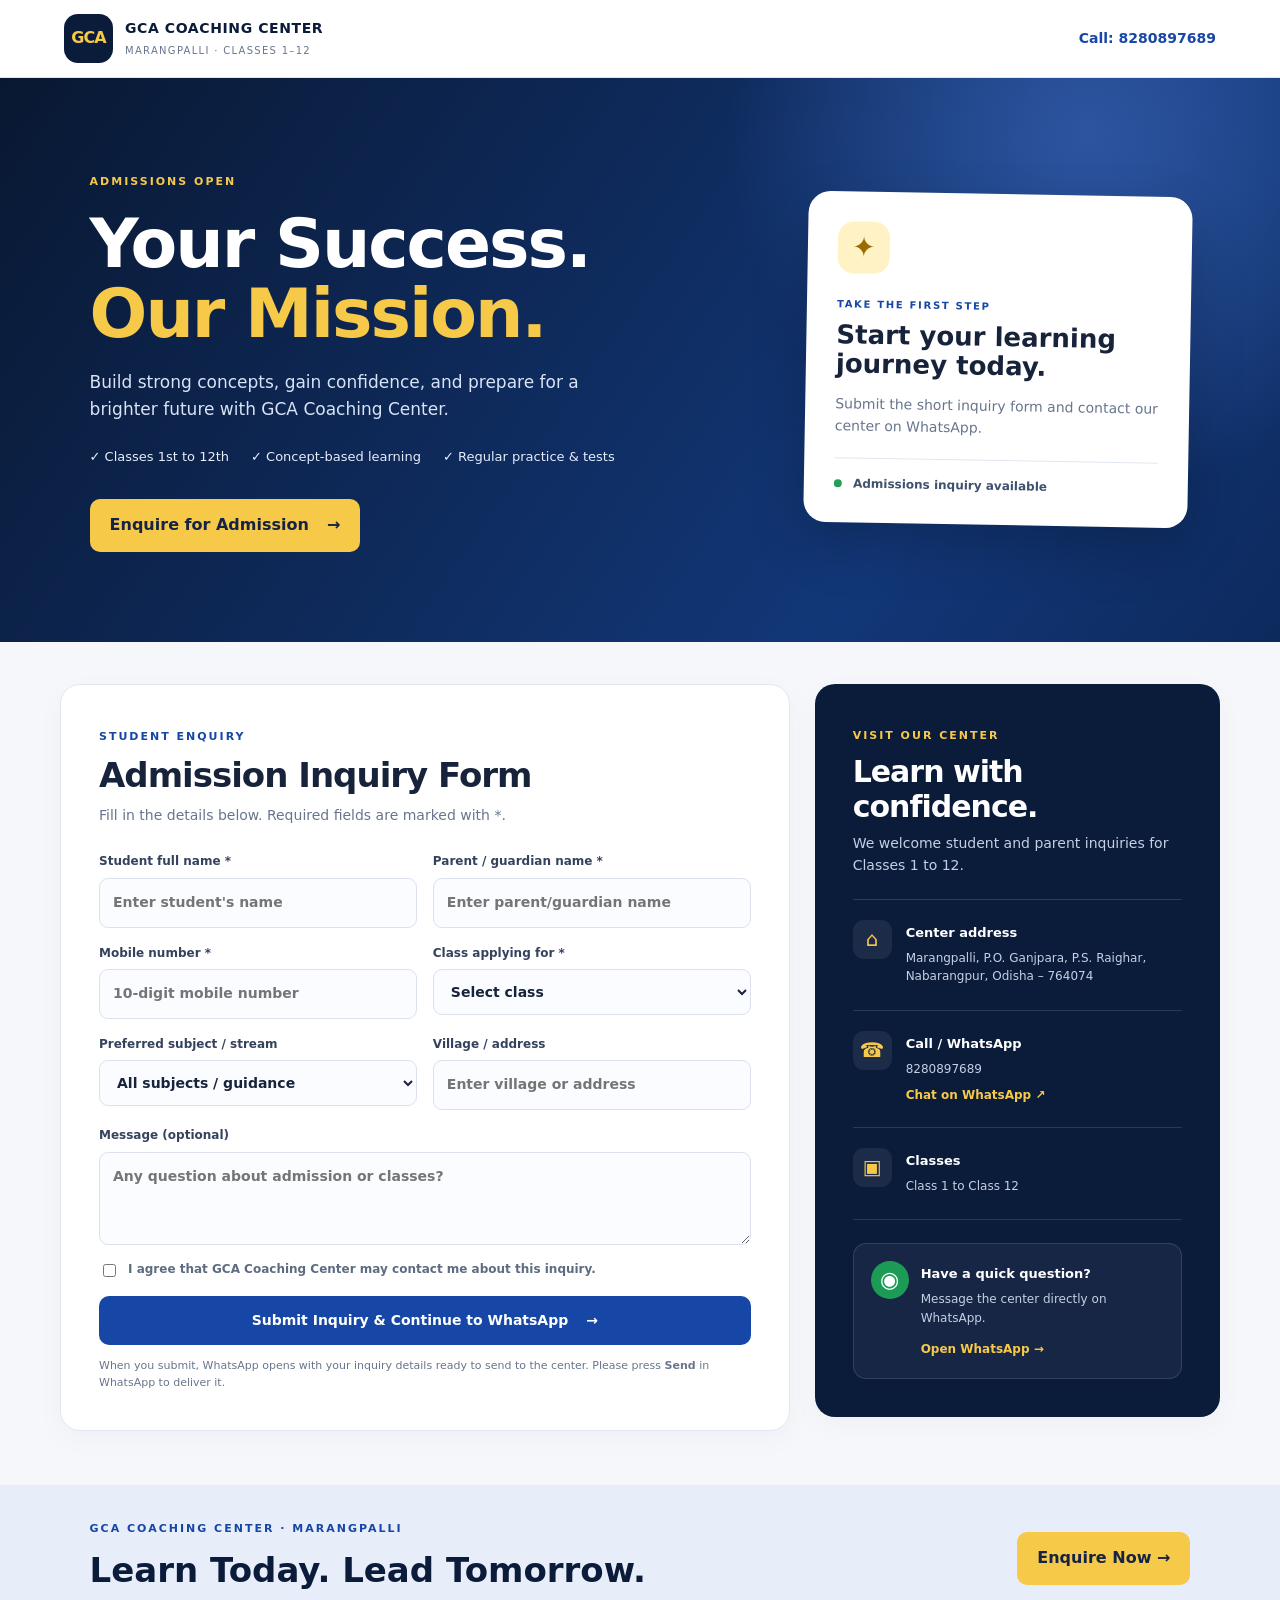
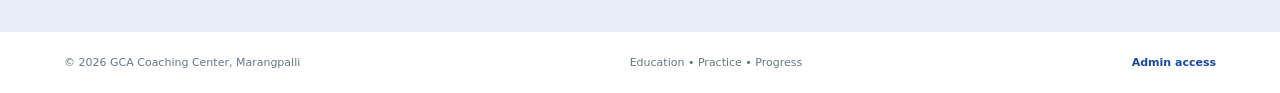
<file: index.html>
<!DOCTYPE html>
<html lang="en">
<head>
  <meta charset="UTF-8">
  <meta name="viewport" content="width=device-width, initial-scale=1.0">
  <meta name="description" content="Admission inquiry for GCA Coaching Center, Marangpalli. Classes 1 to 12.">
  <title>Admission Inquiry | GCA Coaching Center</title>
  <link rel="stylesheet" href="style.css">
</head>
<body>
  <header class="topbar">
    <a class="brand" href="#home" aria-label="GCA Coaching Center home">
      <span class="brand-mark">GCA</span>
      <span><strong>GCA COACHING CENTER</strong><small>MARANGPALLI · CLASSES 1–12</small></span>
    </a>
    <a class="call-link" href="tel:8280897689">Call: 8280897689</a>
  </header>

  <main id="home">
    <section class="hero">
      <div class="hero-content">
        <span class="eyebrow">ADMISSIONS OPEN</span>
        <h1>Your Success.<br><em>Our Mission.</em></h1>
        <p>Build strong concepts, gain confidence, and prepare for a brighter future with GCA Coaching Center.</p>
        <div class="hero-points">
          <span>✓ Classes 1st to 12th</span>
          <span>✓ Concept-based learning</span>
          <span>✓ Regular practice & tests</span>
        </div>
        <a class="button button-light" href="#inquiry">Enquire for Admission <span>→</span></a>
      </div>
      <div class="hero-card">
        <div class="book-icon">✦</div>
        <p class="card-kicker">TAKE THE FIRST STEP</p>
        <h2>Start your learning journey today.</h2>
        <p>Submit the short inquiry form and contact our center on WhatsApp.</p>
        <div class="card-bottom"><span class="pulse"></span> Admissions inquiry available</div>
      </div>
    </section>

    <section class="content-grid">
      <section class="form-panel" id="inquiry">
        <div class="section-heading">
          <span class="eyebrow blue">STUDENT ENQUIRY</span>
          <h2>Admission Inquiry Form</h2>
          <p>Fill in the details below. Required fields are marked with *.</p>
        </div>
        <form id="inquiryForm">
          <div class="field-row">
            <label>Student full name *<input name="studentName" required maxlength="100" placeholder="Enter student's name"></label>
            <label>Parent / guardian name *<input name="parentName" required maxlength="100" placeholder="Enter parent/guardian name"></label>
          </div>
          <div class="field-row">
            <label>Mobile number *<input name="mobile" type="tel" inputmode="numeric" pattern="[6-9][0-9]{9}" maxlength="10" required placeholder="10-digit mobile number"></label>
            <label>Class applying for *
              <select name="className" required>
                <option value="">Select class</option>
                <option>Class 1</option><option>Class 2</option><option>Class 3</option><option>Class 4</option>
                <option>Class 5</option><option>Class 6</option><option>Class 7</option><option>Class 8</option>
                <option>Class 9</option><option>Class 10</option><option>Class 11</option><option>Class 12</option>
              </select>
            </label>
          </div>
          <div class="field-row">
            <label>Preferred subject / stream
              <select name="subject">
                <option value="All subjects / guidance">All subjects / guidance</option>
                <option>Mathematics</option><option>Science</option><option>English</option><option>Odia</option>
                <option>Social Science</option><option>Class 11–12 Science</option><option>Other</option>
              </select>
            </label>
            <label>Village / address<input name="address" maxlength="200" placeholder="Enter village or address"></label>
          </div>
          <label>Message (optional)<textarea name="message" rows="3" maxlength="500" placeholder="Any question about admission or classes?"></textarea></label>
          <label class="consent"><input type="checkbox" required> I agree that GCA Coaching Center may contact me about this inquiry.</label>
          <button class="button button-primary submit-button" type="submit">Submit Inquiry & Continue to WhatsApp <span>→</span></button>
          <p class="form-note">When you submit, WhatsApp opens with your inquiry details ready to send to the center. Please press <strong>Send</strong> in WhatsApp to deliver it.</p>
          <div id="formStatus" class="status" role="status" aria-live="polite"></div>
        </form>
      </section>

      <aside class="info-panel">
        <div class="info-top">
          <span class="eyebrow">VISIT OUR CENTER</span>
          <h2>Learn with confidence.</h2>
          <p>We welcome student and parent inquiries for Classes 1 to 12.</p>
        </div>
        <div class="info-item"><span class="info-icon">⌂</span><div><strong>Center address</strong><p>Marangpalli, P.O. Ganjpara, P.S. Raighar, Nabarangpur, Odisha – 764074</p></div></div>
        <div class="info-item"><span class="info-icon">☎</span><div><strong>Call / WhatsApp</strong><p>8280897689</p><a href="https://wa.me/918280897689" target="_blank" rel="noopener">Chat on WhatsApp ↗</a></div></div>
        <div class="info-item"><span class="info-icon">▣</span><div><strong>Classes</strong><p>Class 1 to Class 12</p></div></div>
        <div class="whatsapp-box">
          <div class="wa-logo">◉</div>
          <div><strong>Have a quick question?</strong><p>Message the center directly on WhatsApp.</p><a href="https://wa.me/918280897689?text=Namaste%20GCA%20Coaching%20Center%2C%20I%20want%20to%20ask%20about%20admission." target="_blank" rel="noopener">Open WhatsApp →</a></div>
        </div>
      </aside>
    </section>
    <section class="bottom-cta"><div><span class="eyebrow">GCA COACHING CENTER · MARANGPALLI</span><h2>Learn Today. Lead Tomorrow.</h2></div><a class="button button-light" href="#inquiry">Enquire Now →</a></section>
  </main>

  <footer><span>© <span id="year"></span> GCA Coaching Center, Marangpalli</span><span>Education • Practice • Progress</span><a href="admin.html">Admin access</a></footer>
  <script src="script.js"></script>
</body>
</html>
</file>
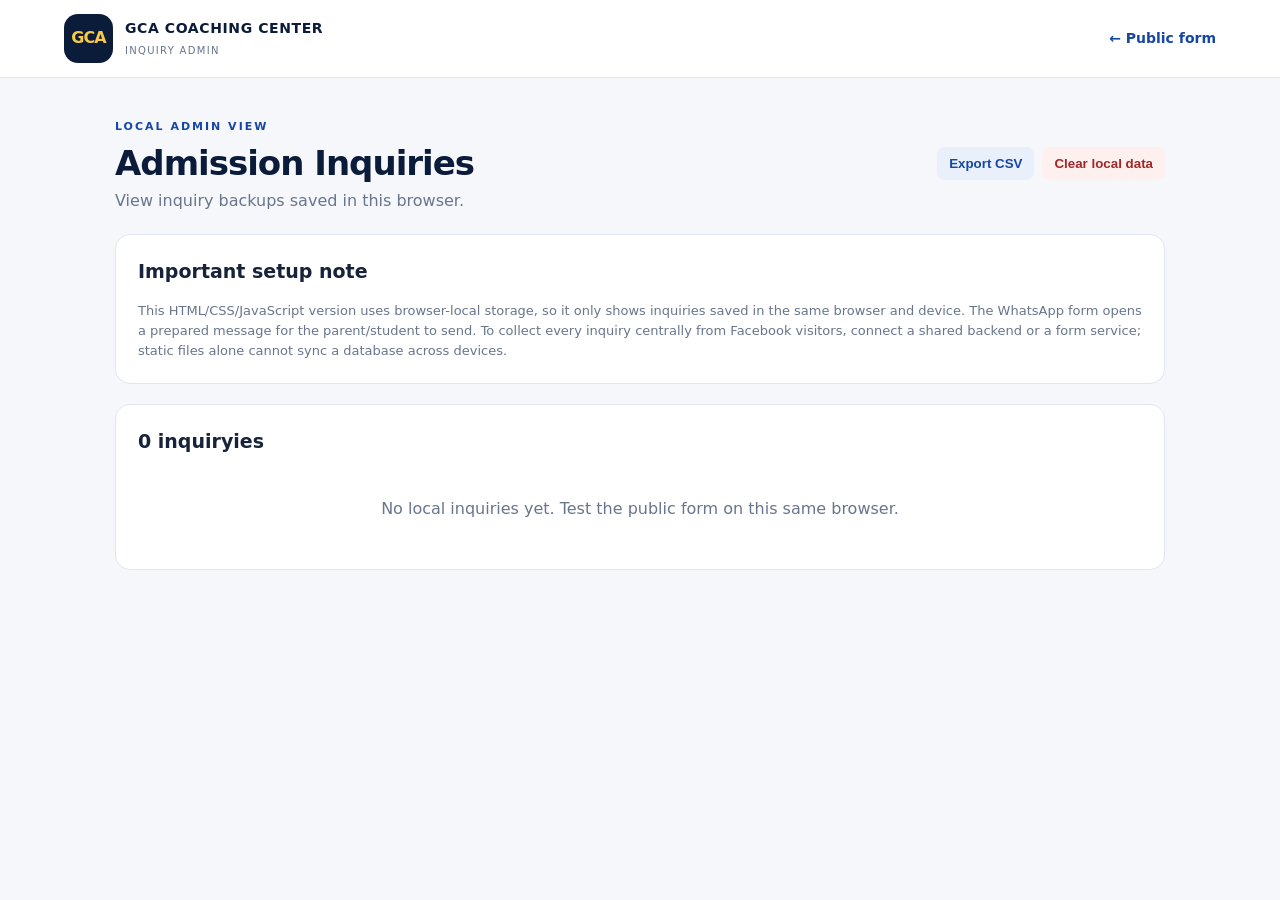
<file: admin.html>
<!DOCTYPE html>
<html lang="en">
<head>
  <meta charset="UTF-8"><meta name="viewport" content="width=device-width, initial-scale=1.0">
  <title>Admin | GCA Coaching Center</title><link rel="stylesheet" href="style.css">
</head>
<body>
<header class="topbar"><a class="brand" href="index.html"><span class="brand-mark">GCA</span><span><strong>GCA COACHING CENTER</strong><small>INQUIRY ADMIN</small></span></a><a class="call-link" href="index.html">← Public form</a></header>
<main class="admin-wrap">
  <div class="admin-head"><div><span class="eyebrow blue">LOCAL ADMIN VIEW</span><h1>Admission Inquiries</h1><p style="color:#68758d;margin:0">View inquiry backups saved in this browser.</p></div><div class="admin-actions"><button class="small-button" id="exportBtn">Export CSV</button><button class="small-button danger" id="clearBtn">Clear local data</button></div></div>
  <div class="admin-card"><h2>Important setup note</h2><p style="color:#68758d;font-size:13px;margin-bottom:0">This HTML/CSS/JavaScript version uses browser-local storage, so it only shows inquiries saved in the same browser and device. The WhatsApp form opens a prepared message for the parent/student to send. To collect every inquiry centrally from Facebook visitors, connect a shared backend or a form service; static files alone cannot sync a database across devices.</p></div>
  <div class="admin-card"><h2 id="count">0 inquiries</h2><div id="tableArea"></div></div>
</main>
<script src="admin.js"></script>
</body>
</html>
</file>
<file: style.css>
:root{--navy:#0b1b3a;--blue:#1747a6;--gold:#f7c948;--ink:#17233b;--muted:#68758d;--line:#e1e7f0;--paper:#f5f7fb;--white:#fff;--green:#15803d}*{box-sizing:border-box}html{scroll-behavior:smooth}body{margin:0;font-family:Inter,ui-sans-serif,system-ui,-apple-system,"Segoe UI",sans-serif;color:var(--ink);background:var(--paper);line-height:1.55}.topbar{height:auto;min-height:78px;padding:14px clamp(18px,5vw,76px);display:flex;align-items:center;justify-content:space-between;gap:20px;background:#fff;border-bottom:1px solid var(--line)}.brand{display:flex;align-items:center;gap:12px;color:var(--navy);text-decoration:none}.brand-mark{width:49px;height:49px;border-radius:14px;display:grid;place-items:center;background:var(--navy);color:var(--gold);font-weight:900;letter-spacing:-1px}.brand strong,.brand small{display:block}.brand strong{font-size:14px;letter-spacing:.6px}.brand small{font-size:10px;color:var(--muted);letter-spacing:1.3px;margin-top:3px}.call-link{color:var(--blue);font-weight:800;text-decoration:none;font-size:14px}.hero{background:radial-gradient(circle at 85% 10%,#2d55a0 0,transparent 30%),linear-gradient(125deg,#091832,#123778 72%,#0d2a5d);color:white;padding:clamp(42px,7vw,90px) clamp(20px,7vw,100px);display:grid;grid-template-columns:minmax(0,1.25fr) minmax(260px,.75fr);align-items:center;gap:clamp(28px,6vw,80px);overflow:hidden}.eyebrow{font-size:11px;font-weight:900;letter-spacing:2px;color:var(--gold)}.eyebrow.blue{color:var(--blue)}h1{font-size:clamp(38px,6vw,68px);line-height:1.03;letter-spacing:-2px;margin:17px 0 20px;max-width:650px}h1 em{font-style:normal;color:var(--gold)}.hero-content>p{max-width:560px;color:#d8e3f7;font-size:17px}.hero-points{display:flex;gap:12px 22px;flex-wrap:wrap;margin:25px 0 32px;color:#e7edfa;font-size:13px}.button{display:inline-flex;align-items:center;justify-content:center;gap:18px;border:0;border-radius:10px;padding:14px 20px;font:inherit;font-weight:850;text-decoration:none;cursor:pointer;transition:transform .15s,filter .15s}.button:hover{transform:translateY(-2px);filter:brightness(1.03)}.button-light{background:var(--gold);color:#152345}.button-primary{background:var(--blue);color:#fff}.hero-card{background:#fff;color:var(--ink);padding:30px;border-radius:22px;box-shadow:0 22px 55px #0003;max-width:390px;justify-self:end;transform:rotate(1deg)}.book-icon{width:52px;height:52px;display:grid;place-items:center;background:#fff3c6;color:#9a6c00;border-radius:16px;font-size:28px}.card-kicker{font-size:10px;letter-spacing:1.7px;font-weight:900;color:var(--blue);margin:23px 0 8px}.hero-card h2{font-size:26px;line-height:1.15;margin:0 0 12px}.hero-card>p:not(.card-kicker){color:var(--muted);font-size:14px}.card-bottom{border-top:1px solid var(--line);padding-top:16px;margin-top:20px;font-size:12px;font-weight:750;color:#40516f}.pulse{display:inline-block;width:8px;height:8px;border-radius:50%;background:#22a05a;margin-right:7px}.content-grid{width:min(1160px,calc(100% - 36px));margin:42px auto 54px;display:grid;grid-template-columns:minmax(0,1.35fr) minmax(280px,.75fr);gap:25px;align-items:start}.form-panel,.info-panel{background:white;border:1px solid var(--line);border-radius:20px;padding:clamp(22px,4vw,38px);box-shadow:0 8px 30px #12264a08}.section-heading h2,.info-top h2{font-size:clamp(26px,3vw,34px);letter-spacing:-1px;line-height:1.15;margin:9px 0}.section-heading p,.info-top p{color:var(--muted);font-size:14px;margin:0 0 26px}.field-row{display:grid;grid-template-columns:1fr 1fr;gap:16px}form label{display:block;font-size:12px;font-weight:800;color:#34425d;margin:0 0 16px}input:not([type=checkbox]),select,textarea{display:block;width:100%;margin-top:7px;padding:13px 13px;border:1px solid #dbe2ed;border-radius:9px;background:#fbfcff;font:inherit;font-size:14px;color:var(--ink);outline:none}input:focus,select:focus,textarea:focus{border-color:#5982d5;box-shadow:0 0 0 3px #1747a615}textarea{resize:vertical}.consent{display:flex;align-items:flex-start;gap:9px;font-weight:600!important;color:#5e6c82!important;line-height:1.4}.consent input{margin-top:3px;accent-color:var(--blue)}.submit-button{width:100%;font-size:14px}.form-note{font-size:11px;color:var(--muted);margin:12px 0 0}.status{display:none;margin-top:12px;padding:12px;border-radius:8px;background:#effaf2;color:#176534;font-size:13px}.status.show{display:block}.info-panel{background:var(--navy);color:white;border:0}.info-top{padding-bottom:22px;border-bottom:1px solid #ffffff24}.info-top h2{font-size:30px}.info-top p{color:#c4d0e5;margin-bottom:0}.info-item{display:flex;gap:14px;padding:20px 0;border-bottom:1px solid #ffffff20}.info-icon{flex:0 0 39px;height:39px;border-radius:11px;background:#ffffff12;color:var(--gold);display:grid;place-items:center;font-size:20px}.info-item strong{font-size:13px}.info-item p{font-size:12px;color:#c5d0e4;margin:4px 0}.info-item a,.whatsapp-box a{font-size:12px;color:var(--gold);font-weight:800;text-decoration:none}.whatsapp-box{margin-top:23px;padding:17px;background:#ffffff0d;border:1px solid #ffffff20;border-radius:13px;display:flex;gap:12px}.wa-logo{display:grid;place-items:center;flex:0 0 38px;height:38px;border-radius:50%;background:#1b9b55;color:#fff;font-size:22px}.whatsapp-box strong{font-size:13px}.whatsapp-box p{color:#c5d0e4;font-size:12px;margin:4px 0 9px}.bottom-cta{background:#e8eef9;padding:30px clamp(20px,7vw,100px);display:flex;align-items:center;justify-content:space-between;gap:20px}.bottom-cta h2{font-size:clamp(23px,3vw,34px);margin:5px 0;color:var(--navy)}.bottom-cta .eyebrow{color:var(--blue)}footer{display:flex;align-items:center;justify-content:space-between;gap:15px;flex-wrap:wrap;padding:22px clamp(20px,5vw,76px);background:#fff;color:var(--muted);font-size:11px}footer a{color:var(--blue);text-decoration:none;font-weight:800}.admin-wrap{width:min(1050px,calc(100% - 30px));margin:35px auto}.admin-head{display:flex;justify-content:space-between;gap:15px;align-items:center;flex-wrap:wrap}.admin-head h1{font-size:34px;color:var(--navy);letter-spacing:-1px;margin:8px 0}.admin-card{background:white;border:1px solid var(--line);border-radius:15px;padding:22px;margin-top:20px;overflow:auto}.admin-card h2{font-size:19px;margin:0 0 15px}.admin-actions{display:flex;gap:8px;flex-wrap:wrap}.small-button{border:0;border-radius:8px;padding:9px 12px;background:#e9effb;color:var(--blue);font-weight:800;cursor:pointer}.danger{background:#fff0f0;color:#a12626}.table{width:100%;border-collapse:collapse;font-size:12px;min-width:700px}.table th,.table td{text-align:left;padding:12px 10px;border-bottom:1px solid var(--line);vertical-align:top}.table th{background:#f5f7fb;color:#53617a}.empty{text-align:center;padding:25px;color:var(--muted)}.login-box{max-width:420px;margin:65px auto;background:white;border:1px solid var(--line);border-radius:17px;padding:28px}.login-box h1{font-size:30px;color:var(--navy);letter-spacing:-1px}.login-box p{font-size:13px;color:var(--muted)}@media(max-width:800px){.hero{grid-template-columns:1fr}.hero-card{justify-self:start;max-width:500px;transform:none}.content-grid{grid-template-columns:1fr}.info-panel{order:2}}@media(max-width:520px){.topbar{align-items:flex-start}.brand strong{font-size:12px}.brand small{font-size:9px}.call-link{font-size:12px;margin-top:12px}.field-row{grid-template-columns:1fr;gap:0}.hero-points{display:grid;gap:9px}.bottom-cta{align-items:flex-start;flex-direction:column}footer{flex-direction:column;align-items:flex-start}}
</file>
